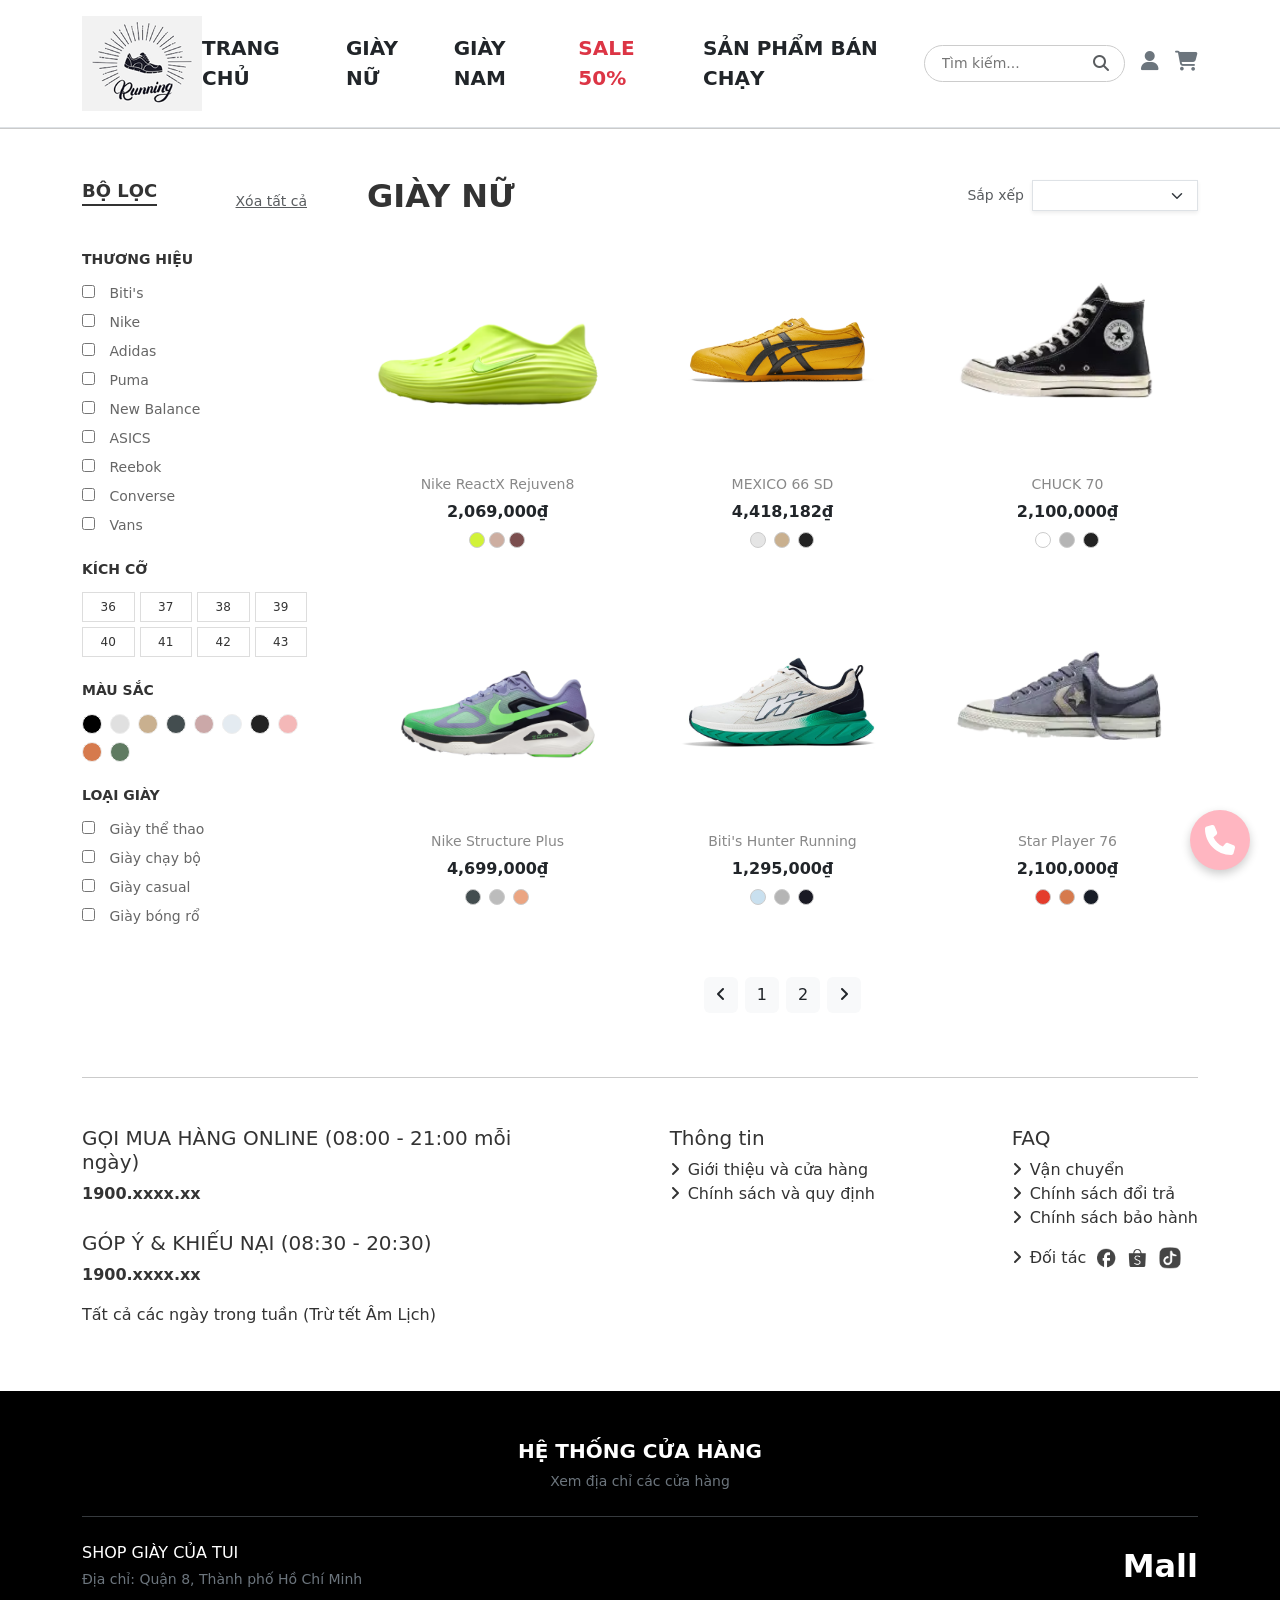
<file: Web bán giày/giaynam.html>
<!DOCTYPE html>
<html lang="vi">

<head>
    <meta charset="UTF-8">
    <meta name="viewport" content="width=device-width, initial-scale=1.0">
    <title>Danh mục Giày Nam</title>
    <link rel="stylesheet" href="https://cdnjs.cloudflare.com/ajax/libs/font-awesome/6.4.0/css/all.min.css">
    <link href="https://cdn.jsdelivr.net/npm/bootstrap@5.3.3/dist/css/bootstrap.min.css" rel="stylesheet">

    <style>
        body {
            font-family: system-ui, -apple-system, sans-serif;
            color: #333;
        }

        a {
            text-decoration: none;
            color: inherit;
        }

        /* HEADER */
        .logo img {
            width: 120px;
            object-fit: contain;
        }

        .nav-menu .top-nav a,
        .nav-menu .bottom-nav a {
            font-size: 18px;
            font-weight: 500;
            text-transform: uppercase;
        }

        .search-box {
            border: 1px solid #ccc;
            border-radius: 20px;
            padding: 5px 15px;
            width: 180px;
        }

        .search-box input {
            border: none;
            outline: none;
            width: 100%;
            font-size: 14px;
        }

        /* SIDEBAR BỘ LỌC */
        .filter-title {
            font-size: 18px;
            font-weight: bold;
            text-transform: uppercase;
            margin-bottom: 20px;
            border-bottom: 2px solid #333;
            display: inline-block;
        }

        .filter-section h6 {
            font-size: 14px;
            font-weight: bold;
            text-transform: uppercase;
            margin: 25px 0 15px;
        }

        .filter-list {
            list-style: none;
            padding: 0;
            font-size: 14px;
            color: #666;
        }

        .filter-list li {
            margin-bottom: 8px;
            cursor: pointer;
        }

        .filter-list input {
            margin-right: 10px;
        }

        /* Size Grid */
        .size-grid {
            display: grid;
            grid-template-columns: repeat(4, 1fr);
            gap: 5px;
        }

        .size-item {
            border: 1px solid #ddd;
            padding: 5px;
            text-align: center;
            font-size: 12px;
            cursor: pointer;
        }

        .size-item:hover {
            border-color: #333;
        }

        /* Color Dots */
        .color-filter-dots {
            display: flex;
            gap: 8px;
            flex-wrap: wrap;
        }

        .color-dot {
            width: 20px;
            height: 20px;
            border-radius: 50%;
            border: 1px solid #eee;
            cursor: pointer;
        }

        /* PRODUCT LIST */
        .category-title {
            font-size: 32px;
            font-weight: bold;
            text-transform: uppercase;
            margin-bottom: 30px;
        }

        .product-card .img-wrapper {
            width: 100%;
            height: 220px;
            display: flex;
            align-items: center;
            justify-content: center;
            margin-bottom: 15px;
        }

        .product-card .img-wrapper img {
            max-width: 100%;
            max-height: 100%;
            object-fit: contain;
        }

        .product-name {
            font-size: 14px;
            color: #888;
            margin-bottom: 5px;
        }

        .product-price {
            font-size: 16px;
            font-weight: bold;
        }

        .product-card .color-dots .color-dot {
            width: 16px;
            height: 16px;
            border-radius: 50%;
            border: 1px solid #ccc;
            cursor: pointer;
            transition: transform 0.2s;
        }

        .product-card .color-dots .color-dot:hover {
            transform: scale(1.2);
        }

        .social-row img {
            width: 24px;
            height: 24px;
            object-fit: contain;
            cursor: pointer;
        }

        /* FOOTER */
        .footer-black {
            background: #000;
            color: #fff;
            padding: 40px 0;
        }

        .footer-white {
            font-size: 13px;
            color: #666;
        }

        /* NÚT FLOAT */
        .floating-btn {
            position: fixed;
            bottom: 30px;
            right: 30px;
            width: 60px;
            height: 60px;
            background-color: #ffb6c1;
            border-radius: 50%;
            display: flex;
            align-items: center;
            justify-content: center;
            box-shadow: 0 4px 10px rgba(0, 0, 0, 0.2);
            cursor: pointer;
            z-index: 999;
            transition: 0.3s;
        }

        .floating-btn:hover {
            background-color: #ff9fb0;
        }

        .floating-btn svg {
            width: 30px;
            height: 30px;
            fill: #fff;
        }

        /* RESPONSIVE */
        @media (max-width: 767.98px) {

            header.container {
                flex-direction: column !important;
                /* Xếp dọc các phần tử */
                gap: 15px;
                text-align: center;
            }

            .nav-menu {
                padding-left: 0 !important;
                /* Bỏ khoảng trống bên trái */
            }

            .nav-menu .top-nav {
                flex-wrap: wrap;
                /* Cho phép rớt dòng nếu menu quá dài */
                justify-content: center;
                gap: 15px !important;
                font-size: 16px !important;
            }

            .nav-menu .bottom-nav {
                font-size: 16px !important;
            }

            .search-box {
                width: 100% !important;
                /* Ô tìm kiếm tràn viền điện thoại */
            }

            .banner {
                height: 250px !important;
                /* Thu nhỏ chiều cao banner */
            }

            .category-title,
            .section-title {
                font-size: 24px !important;
                /* Chữ tiêu đề nhỏ lại */
            }

            .product-card .img-wrapper {
                height: 140px !important;
                /* Ảnh sản phẩm lùn xuống cho vừa màn hình nhỏ */
            }

            .product-name {
                font-size: 13px !important;
            }

            .product-price {
                font-size: 14px !important;
            }

            /*Form */
            .login-box,
            .account-banner {
                padding: 40px 20px !important;
            }

            .login-box h1 {
                font-size: 28px !important;
            }

            .benefits-box {
                padding-left: 0 !important;
                border-left: none !important;
                border-top: 1px solid #ddd;
                padding-top: 30px;
                margin-top: 20px;
            }

            .footer-col {
                text-align: center;
                margin-bottom: 30px !important;
            }

            .social-row {
                justify-content: center !important;
            }

            .footer-black-bottom {
                flex-direction: column;
                text-align: center !important;
                gap: 20px;
            }

            .mall-section {
                justify-content: center !important;
            }
        }

        @media (max-width: 575.98px) {
            .nav-menu .top-nav {
                flex-direction: column;
                gap: 10px !important;
            }
        }
    </style>
</head>

<body>

    <header class="navbar navbar-expand-lg navbar-light bg-white border-bottom py-3 sticky-top">
        <div class="container align-items-center">
            <button class="navbar-toggler shadow-none border-0 pe-2" type="button" data-bs-toggle="offcanvas"
                data-bs-target="#offcanvasMenu" aria-controls="offcanvasMenu" aria-label="Toggle navigation">
                <span class="navbar-toggler-icon"></span>
            </button>

            <a class="navbar-brand logo p-0 m-0 mx-auto mx-lg-0" href="index.html">
                <img src="Image/Logo.png" alt="Logo" style="width: 120px; object-fit: contain;">
            </a>

            <div class="offcanvas offcanvas-start" tabindex="-1" id="offcanvasMenu"
                aria-labelledby="offcanvasMenuLabel">

                <div class="offcanvas-header border-bottom d-lg-none">
                    <img src="Image/Logo.png" alt="Logo" style="width: 100px;">
                    <button type="button" class="btn-close shadow-none" data-bs-dismiss="offcanvas"
                        aria-label="Close"></button>
                </div>

                <div class="offcanvas-body">
                    <div
                        class="nav-menu d-flex flex-column flex-lg-row gap-3 gap-lg-4 flex-grow-1 justify-content-center align-items-start align-items-lg-center w-100">
                        <div class="d-flex flex-column flex-lg-row gap-3 gap-lg-4 fs-5 text-uppercase fw-semibold">
                            <a href="index.html" class="nav-link">TRANG CHỦ</a>

                            <a href="giaynu.html" class="nav-link">GIÀY NỮ</a>
                            <a href="giaynam.html" class="nav-link">GIÀY NAM</a>
                            <a href="sale.html" class="nav-link text-danger">SALE 50%</a>
                            <a href="banchay.html" class="nav-link">SẢN PHẨM BÁN CHẠY</a>
                        </div>
                    </div>
                </div>
            </div>

            <div class="d-flex align-items-center gap-3">
                <div class="search-box d-none d-md-flex align-items-center w-auto"
                    style="border: 1px solid #ccc; border-radius: 20px; padding: 6px 15px; width: 180px;">
                    <input type="text" placeholder="Tìm kiếm..." class="w-100"
                        style="border: none; outline: none; font-size: 14px;">
                    <i class="fa fa-search text-muted"></i>
                </div>

                <a href="login.html" class="text-secondary"><i class="fa fa-user fs-5 icon-action" title="User"></i></a>
                <a href="cart.html" class="text-secondary"><i class="fa fa-shopping-cart fs-5 icon-action"
                        title="Cart"></i></a>
            </div>
        </div>
    </header>

    <hr class="m-0 opacity-10">

    <main class="container my-5">
        <div class="row">

            <aside class="col-lg-3 pe-lg-5">
                <div class="d-flex justify-content-between align-items-center mb-2">
                    <span class="filter-title">BỘ LỌC</span>
                    <a href="#" id="clear-all-filters" class="text-muted small text-decoration-underline">Xóa tất cả</a>
                </div>

                <div class="filter-section">
                    <h6>Thương hiệu</h6>
                    <ul class="filter-list">
                        <li><input type="checkbox" value="bitis"> Biti's</li>
                        <li><input type="checkbox" value="nike"> Nike</li>
                        <li><input type="checkbox" value="adidas"> Adidas</li>
                        <li><input type="checkbox" value="puma"> Puma</li>
                        <li><input type="checkbox" value="new-balance"> New Balance</li>
                        <li><input type="checkbox" value="asics"> ASICS</li>
                        <li><input type="checkbox" value="reebok"> Reebok</li>
                        <li><input type="checkbox" value="converse"> Converse</li>
                        <li><input type="checkbox" value="vans"> Vans</li>
                    </ul>
                </div>

                <div class="filter-section">
                    <h6>Kích cỡ</h6>
                    <div class="size-grid">
                        <div class="size-item">36</div>
                        <div class="size-item">37</div>
                        <div class="size-item">38</div>
                        <div class="size-item">39</div>
                        <div class="size-item">40</div>
                        <div class="size-item">41</div>
                        <div class="size-item">42</div>
                        <div class="size-item">43</div>
                    </div>
                </div>

                <div class="filter-section">
                    <h6>Màu sắc</h6>
                    <div class="color-filter-dots">
                        <div class="color-dot" style="background: #000;" data-color="black"></div>
                        <div class="color-dot" style="background: #e0e0e0;" data-color="light-gray"></div>
                        <div class="color-dot" style="background: #c9b08f;" data-color="beige"></div>
                        <div class="color-dot" style="background: #434d4f;" data-color="dark-gray"></div>
                        <div class="color-dot" style="background: #cba8a8;" data-color="light-pink"></div>
                        <div class="color-dot" style="background: #e4ebf1;" data-color="light-blue"></div>
                        <div class="color-dot" style="background: #222;" data-color="dark"></div>
                        <div class="color-dot" style="background: #f4b8b8;" data-color="light-pink"></div>
                        <div class="color-dot" style="background: #d67a4d;" data-color="orange"></div>
                        <div class="color-dot" style="background: #5f7a61;" data-color="green"></div>
                    </div>
                </div>
                <div class="filter-section">
                    <h6>Loại giày</h6>
                    <ul class="filter-list">
                        <li><input type="checkbox" value="the-thao"> Giày thể thao</li>
                        <li><input type="checkbox" value="chay-bo"> Giày chạy bộ</li>
                        <li><input type="checkbox" value="casual"> Giày casual</li>
                        <li><input type="checkbox" value="bong-ro"> Giày bóng rổ</li>
                    </ul>
                </div>
            </aside>

            <section class="col-lg-9">
                <div class="d-flex justify-content-between align-items-center mb-4">
                    <h1 class="category-title m-0">GIÀY NỮ</h1>
                    <div class="d-flex align-items-center gap-2">
                        <span class="text-muted small">Sắp xếp</span>
                        <select id="sort-select" class="form-select form-select-sm w-auto text-muted shadow-sm"
                            style="cursor:pointer; border-radius: 0;">
                            <option></option>
                            <option value="default">Mới nhất</option>
                            <option value="price-asc">Giá thấp đến cao</option>
                            <option value="price-desc">Giá cao đến thấp</option>
                        </select>
                    </div>
                </div>

                <div class="row g-4" id="product-list">
                    <div class="col-md-4 col-6 mb-4 product-item" data-brand="nike"
                        data-color="green light-pink dark-gray" data-type="the-thao" data-size="39 40 41 42"
                        data-price="2069000" data-order="1">
                        <div class="card product-card border-0 text-center">
                            <div class="img-wrapper"><img src="Image/nikereact 8.png" alt=""></div>
                            <div class="product-name">Nike ReactX Rejuven8</div>
                            <div class="product-price">2,069,000₫</div>
                            <div class="color-dots d-flex justify-content-center gap-1 mt-2">
                                <div class="color-dot" style="background-color: #d1f238;" title="Xanh Neon"></div>
                                <div class="color-dot" style="background-color: #cdaea1;" title="Hồng Đất"></div>
                                <div class="color-dot" style="background-color: #7b4e4e;" title="Đỏ Đô"></div>
                            </div>
                        </div>
                    </div>

                    <div class="col-md-4 col-6 mb-4 product-item" data-brand="asics" data-color="light-gray beige dark"
                        data-type="casual" data-size="39 40 41 42" data-price="4418182" data-order="2">
                        <div class="card product-card border-0 text-center">
                            <div class="img-wrapper"><img src="Image/MEXICO 66 SD.webp" alt=""></div>
                            <div class="product-name">MEXICO 66 SD</div>
                            <div class="product-price">4,418,182₫</div>
                            <div class="color-dots d-flex justify-content-center gap-2 mt-2">
                                <div class="color-dot" style="background-color: #e5e5e5;" title="Xám Nhạt"></div>
                                <div class="color-dot" style="background-color: #c9b08f;" title="Nâu Vàng"></div>
                                <div class="color-dot" style="background-color: #222222;" title="Đen"></div>
                            </div>
                        </div>
                    </div>

                    <div class="col-md-4 col-6 mb-4 product-item" data-brand="converse" data-color="light-gray black"
                        data-type="casual" data-size="39 40 41 42" data-price="2100000" data-order="3">
                        <div class="card product-card border-0 text-center">
                            <div class="img-wrapper"><img src="Image/chunk70.png" alt=""></div>
                            <div class="product-name">CHUCK 70</div>
                            <div class="product-price">2,100,000₫</div>
                            <div class="color-dots d-flex justify-content-center gap-2 mt-2">
                                <div class="color-dot" style="background-color: #ffffff;" title="Trắng"></div>
                                <div class="color-dot" style="background-color: #b5b5b5;" title="Xám"></div>
                                <div class="color-dot" style="background-color: #222222;" title="Đen"></div>
                            </div>
                        </div>
                    </div>

                    <div class="col-md-4 col-6 mb-4 product-item" data-brand="nike"
                        data-color="dark-gray light-gray orange" data-type="the-thao chay-bo" data-size="39 40 41 42"
                        data-price="4699000" data-order="4">
                        <div class="card product-card border-0 text-center">
                            <div class="img-wrapper"><img src="Image/nike plus.png" alt=""></div>
                            <div class="product-name">Nike Structure Plus</div>
                            <div class="product-price">4,699,000₫</div>
                            <div class="color-dots d-flex justify-content-center gap-2 mt-2">
                                <div class="color-dot" style="background-color: #434d4f;" title="Xanh Đen"></div>
                                <div class="color-dot" style="background-color: #bcbcbc;" title="Xám"></div>
                                <div class="color-dot" style="background-color: #eba582;" title="Cam Đào"></div>
                            </div>
                        </div>
                    </div>

                    <div class="col-md-4 col-6 mb-4 product-item" data-brand="bitis"
                        data-color="light-blue light-gray dark" data-type="the-thao chay-bo" data-size="39 40 41 42"
                        data-price="1295000" data-order="5">
                        <div class="card product-card border-0 text-center">
                            <div class="img-wrapper"><img src="Image/Bitis Running Nam.jpg" alt=""></div>
                            <div class="product-name">Biti's Hunter Running</div>
                            <div class="product-price">1,295,000₫</div>
                            <div class="color-dots d-flex justify-content-center gap-2 mt-2">
                                <div class="color-dot" style="background-color: #c9e0ef;" title="Xanh Nhạt"></div>
                                <div class="color-dot" style="background-color: #b5b5b5;" title="Xám"></div>
                                <div class="color-dot" style="background-color: #1a1a24;" title="Đen"></div>
                            </div>
                        </div>
                    </div>

                    <div class="col-md-4 col-6 mb-4 product-item" data-brand="converse" data-color="orange dark"
                        data-type="casual" data-size="39 40 41 42" data-price="2100000" data-order="6">
                        <div class="card product-card border-0 text-center">
                            <div class="img-wrapper"><img src="Image/slay.png" alt=""></div>
                            <div class="product-name">Star Player 76</div>
                            <div class="product-price">2,100,000₫</div>
                            <div class="color-dots d-flex justify-content-center gap-2 mt-2">
                                <div class="color-dot" style="background-color: #e43c2c;" title="Đỏ"></div>
                                <div class="color-dot" style="background-color: #d67a4d;" title="Cam Đất"></div>
                                <div class="color-dot" style="background-color: #171c26;" title="Xanh Navy"></div>
                            </div>
                        </div>
                    </div>
                </div>

                <nav class="mt-5">
                    <ul class="pagination justify-content-center border-0">
                        <li class="page-item mx-1"><a class="page-link rounded border-0 bg-light text-dark" href="#"><i
                                    class="fa fa-angle-left"></i></a></li>
                        <li class="page-item mx-1"><a class="page-link rounded border-0 bg-light text-dark"
                                href="#">1</a></li>
                        <li class="page-item mx-1"><a class="page-link rounded border-0 bg-light text-dark"
                                href="#">2</a></li>
                        <li class="page-item mx-1"><a class="page-link rounded border-0 bg-light text-dark" href="#"><i
                                    class="fa fa-angle-right"></i></a></li>
                    </ul>
                </nav>
            </section>
        </div>
    </main>

    <div class="container pb-4">
        <hr class="divider mb-5">
        <div class="row justify-content-between">
            <div class="col-md-5 footer-col mb-4">
                <h5>GỌI MUA HÀNG ONLINE (08:00 - 21:00 mỗi ngày)</h5>
                <p><strong>1900.xxxx.xx</strong></p>
                <h5 style="margin-top: 25px;">GÓP Ý & KHIẾU NẠI (08:30 - 20:30)</h4>
                    <p><strong>1900.xxxx.xx</strong></p>
                    <p>Tất cả các ngày trong tuần (Trừ tết Âm Lịch)</p>
            </div>
            <div class="col-md-auto footer-col mb-4">
                <h5>Thông tin</h5>
                <ul class="list-unstyled">
                    <li><i class="fa fa-angle-right me-2"></i>Giới thiệu và cửa hàng</li>
                    <li><i class="fa fa-angle-right me-2"></i>Chính sách và quy định</li>
                </ul>
            </div>
            <div class="col-md-auto footer-col mb-4">
                <h5>FAQ</h5>
                <ul class="list-unstyled">
                    <li><i class="fa fa-angle-right me-2"></i>Vận chuyển</li>
                    <li><i class="fa fa-angle-right me-2"></i>Chính sách đổi trả</li>
                    <li><i class="fa fa-angle-right me-2"></i>Chính sách bảo hành</li>
                    <li class="mt-3">
                        <div class="social-row d-flex align-items-center gap-2">
                            <span><i class="fa fa-angle-right me-2"></i>Đối tác</span>
                            <img src="Image/fb.png" alt="FB">
                            <img src="Image/shoppe.png" alt="Shopee">
                            <img src="Image/tiktok.png" alt="Tiktok">
                        </div>
                    </li>
                </ul>
            </div>
        </div>
    </div>

    <footer class="bg-black text-white py-5">
        <div class="container text-center">
            <h3 class="fs-5 fw-semibold mb-2">HỆ THỐNG CỬA HÀNG</h3>
            <p class="text-secondary small mb-4">Xem địa chỉ các cửa hàng</p>
            <hr class="border-secondary opacity-50 mb-4">

            <div class="d-flex flex-column flex-md-row justify-content-between align-items-center text-start">
                <div class="info mb-3 mb-md-0">
                    <p class="text-white fw-medium mb-1">SHOP GIÀY CỦA TUI</p>
                    <p class="text-secondary small mb-0">Địa chỉ: Quận 8, Thành phố Hồ Chí Minh</p>
                </div>
                <div class="mall-section d-flex align-items-center gap-3">
                    <span class="fs-2 fw-bold">Mall</span>
                </div>
            </div>
        </div>
    </footer>

    <div class="floating-btn">
        <svg xmlns="http://www.w3.org/2000/svg" viewBox="0 0 512 512">
            <path
                d="M164.9 24.6c-7.7-18.6-28-28.5-47.4-23.2l-88 24C12.1 30.2 0 46 0 64C0 311.4 200.6 512 448 512c18 0 33.8-12.1 38.6-29.5l24-88c5.3-19.4-4.6-39.7-23.2-47.4l-96-40c-16.3-6.8-35.2-2.1-46.3 11.6L304.7 368C234.3 334.7 177.3 277.7 144 207.3L193.3 167c13.7-11.2 18.4-30 11.6-46.3l-40-96z" />
        </svg>
    </div>
    <script src="https://cdn.jsdelivr.net/npm/bootstrap@5.3.3/dist/js/bootstrap.bundle.min.js"></script>
    <script>
        document.addEventListener("DOMContentLoaded", function () {
            const products = document.querySelectorAll('.product-item');

            const filterSections = document.querySelectorAll('.filter-section');

            const brandCheckboxes = filterSections[0].querySelectorAll('input[type="checkbox"]');
            const typeCheckboxes = filterSections[3].querySelectorAll('input[type="checkbox"]');

            const colorDots = document.querySelectorAll('.color-filter-dots .color-dot');
            const sizeItems = document.querySelectorAll('.size-grid .size-item');
            const clearAllBtn = document.getElementById('clear-all-filters');

            function filterProducts() {
                let selectedBrands = Array.from(brandCheckboxes)
                    .filter(cb => cb.checked)
                    .map(cb => cb.value.toLowerCase());

                let selectedTypes = Array.from(typeCheckboxes)
                    .filter(cb => cb.checked)
                    .map(cb => cb.value.toLowerCase());

                let selectedColors = Array.from(colorDots)
                    .filter(dot => dot.classList.contains('active-filter'))
                    .map(dot => dot.getAttribute('data-color'));

                let selectedSizes = Array.from(sizeItems)
                    .filter(item => item.classList.contains('active-filter'))
                    .map(item => item.innerText.trim());

                products.forEach(product => {
                    let productBrand = product.getAttribute('data-brand');
                    let productColors = product.getAttribute('data-color') || "";
                    let productType = product.getAttribute('data-type') || "";
                    let productSize = product.getAttribute('data-size') || "";

                    let brandMatch = selectedBrands.length === 0 || selectedBrands.includes(productBrand);
                    let colorMatch = selectedColors.length === 0 || selectedColors.some(color => productColors.includes(color));
                    let typeMatch = selectedTypes.length === 0 || selectedTypes.some(type => productType.includes(type));

                    let sizeArray = productSize.split(' ');
                    let sizeMatch = selectedSizes.length === 0 || selectedSizes.some(size => sizeArray.includes(size));

                    if (brandMatch && colorMatch && typeMatch && sizeMatch) {
                        product.style.display = 'block';
                    } else {
                        product.style.display = 'none';
                    }
                });
            }

            [...brandCheckboxes, ...typeCheckboxes].forEach(cb => {
                cb.addEventListener('change', filterProducts);
            });

            colorDots.forEach(dot => {
                dot.addEventListener('click', function () {
                    this.classList.toggle('active-filter');
                    filterProducts();
                });
            });
            sizeItems.forEach(item => {
                item.addEventListener('click', function () {
                    this.classList.toggle('active-filter');
                    filterProducts();
                });
            });

            if (clearAllBtn) {
                clearAllBtn.addEventListener('click', function (e) {
                    e.preventDefault();

                    [...brandCheckboxes, ...typeCheckboxes].forEach(cb => cb.checked = false);

                    colorDots.forEach(dot => dot.classList.remove('active-filter'));
                    sizeItems.forEach(item => item.classList.remove('active-filter'));

                    filterProducts();
                });
            }


            const sortSelect = document.getElementById('sort-select');
            const productList = document.getElementById('product-list');

            if (sortSelect && productList) {
                sortSelect.addEventListener('change', function () {
                    let sortType = this.value;
                    let productsArray = Array.from(productList.querySelectorAll('.product-item'));

                    productsArray.sort((a, b) => {
                        let priceA = parseInt(a.getAttribute('data-price'));
                        let priceB = parseInt(b.getAttribute('data-price'));
                        let orderA = parseInt(a.getAttribute('data-order'));
                        let orderB = parseInt(b.getAttribute('data-order'));

                        if (sortType === 'price-asc') {
                            return priceA - priceB;
                        } else if (sortType === 'price-desc') {
                            return priceB - priceA;
                        } else {
                            return orderA - orderB;
                        }
                    });

                    productList.innerHTML = '';
                    productsArray.forEach(product => {
                        productList.appendChild(product);
                    });
                });
            }
        });
    </script>
</body>

</html>
</file>
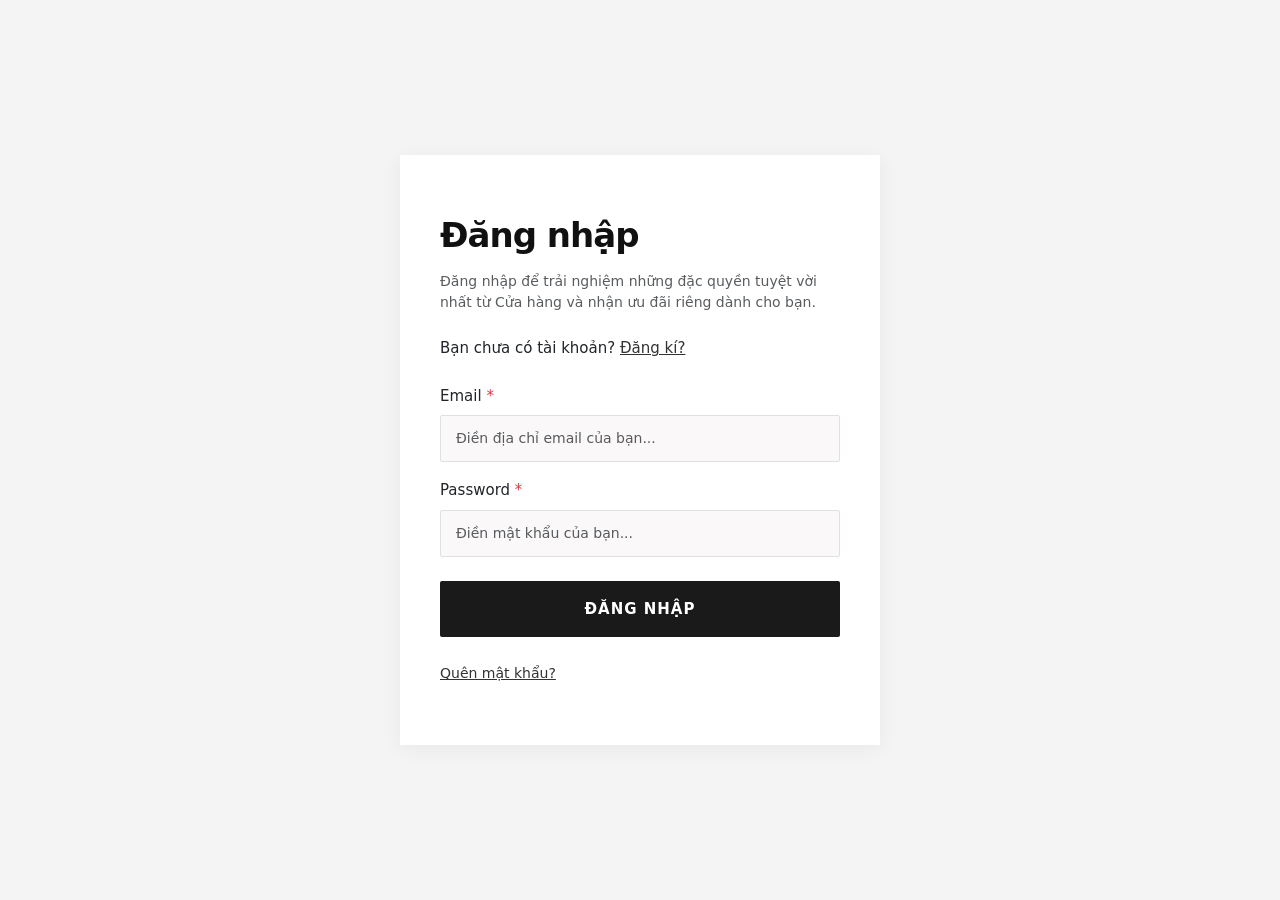
<file: Web bán giày/login.html>
<!DOCTYPE html>
<html lang="vi">
<head>
    <meta charset="UTF-8">
    <meta name="viewport" content="width=device-width, initial-scale=1.0">
    <title>Đăng nhập - Shop Giày</title>
    
    <link href="https://cdn.jsdelivr.net/npm/bootstrap@5.3.3/dist/css/bootstrap.min.css" rel="stylesheet">
    
    <style>
        /* --- CÀI ĐẶT RIÊNG CHO TRANG ĐĂNG NHẬP --- */
        body {
            font-family: system-ui, -apple-system, sans-serif;
            background-color: #f4f4f4; 
            height: 100vh; 
            display: flex;
            align-items: center;
            justify-content: center;
            margin: 0;
        }

        .login-box {
            background-color: #ffffff;
            width: 100%;
            max-width: 480px;
            padding: 60px 40px;
            box-shadow: 0 4px 20px rgba(0,0,0,0.05); 
        }

        .login-box h1 {
            font-size: 34px;
            letter-spacing: -1px;
            color: #111;
        }

        .custom-input {
            background-color: #faf8f8; 
            border: 1px solid #e0e0e0;
            border-radius: 2px;
            padding: 12px 15px;
            font-size: 14px;
        }

        .custom-input:focus {
            background-color: #fff;
            border-color: #333;
            box-shadow: none; 
        }

        .custom-btn {
            background-color: #1a1a1a;
            border-radius: 2px;
            font-size: 15px;
            letter-spacing: 1px;
            transition: 0.3s;
        }

        .custom-btn:hover {
            background-color: #333;
        }
        
        a {
            color: #333;
        }
    </style>
</head>
<body>

    <div class="login-box">
        <h1 class="fw-bold mb-3">Đăng nhập</h1>
        
        <p class="text-muted mb-4 lh-base" style="font-size: 14px;">
            Đăng nhập để trải nghiệm những đặc quyền tuyệt vời nhất từ Cửa hàng và nhận ưu đãi riêng dành cho bạn.
        </p>

        <p class="mb-4" style="font-size: 15px;">
            Bạn chưa có tài khoản? <a href="dangki.html" class="text-decoration-underline">Đăng kí?</a>
        </p>

        <form>
            <div class="mb-3">
                <label for="email" class="form-label fw-medium" style="font-size: 15px;">Email <span class="text-danger">*</span></label>
                <input type="email" class="form-control custom-input" id="email" placeholder="Điền địa chỉ email của bạn...">
            </div>
            
            <div class="mb-4">
                <label for="password" class="form-label fw-medium" style="font-size: 15px;">Password <span class="text-danger">*</span></label>
                <input type="password" class="form-control custom-input" id="password" placeholder="Điền mật khẩu của bạn...">
            </div>

            <button type="submit" class="btn text-white w-100 py-3 fw-bold mb-4 custom-btn">ĐĂNG NHẬP</button>

            <a href="quenmatkhau.html" class="text-decoration-underline" style="font-size: 14px;">Quên mật khẩu?</a>
        </form>
    </div>

</body>
</html>
</file>
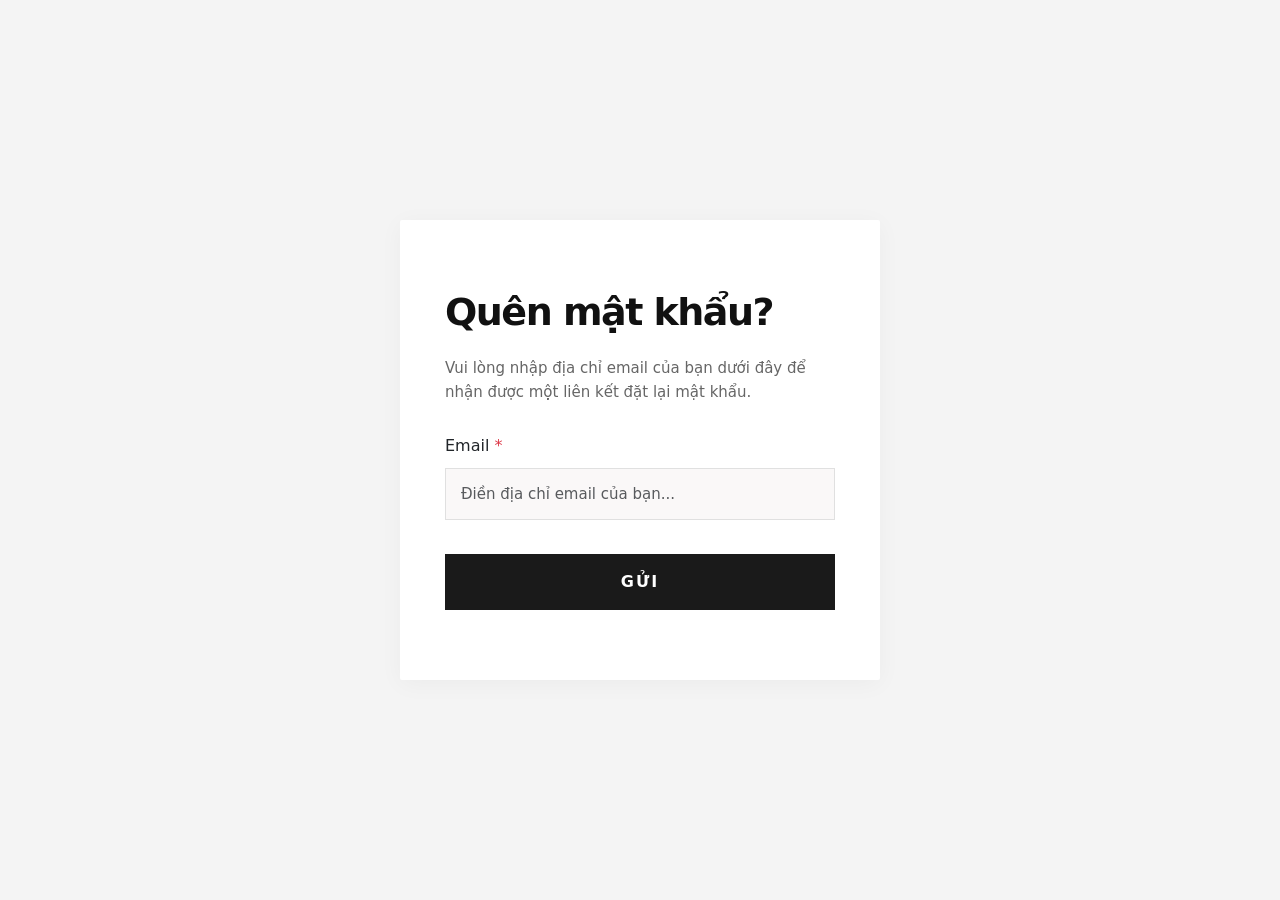
<file: Web bán giày/quenmatkhau.html>
<!DOCTYPE html>
<html lang="vi">
<head>
    <meta charset="UTF-8">
    <meta name="viewport" content="width=device-width, initial-scale=1.0">
    <title>Quên mật khẩu - Shop Giày</title>
    
    <link href="https://cdn.jsdelivr.net/npm/bootstrap@5.3.3/dist/css/bootstrap.min.css" rel="stylesheet">
    
    <style>
        body {
            font-family: system-ui, -apple-system, sans-serif;
            background-color: #f4f4f4; 
            height: 100vh;
            display: flex;
            align-items: center;
            justify-content: center;
            margin: 0;
        }

        .login-box {
            background-color: #ffffff;
            width: 100%;
            max-width: 480px; 
            padding: 70px 45px;
            box-shadow: 0 4px 25px rgba(0,0,0,0.04);
            border-radius: 2px;
        }

        .login-box h1 {
            font-size: 38px;
            letter-spacing: -1.5px;
            color: #111;
            margin-bottom: 20px;
        }

        .login-box p {
            font-size: 15px;
            line-height: 1.6;
            color: #666;
            margin-bottom: 30px;
        }

        .custom-input {
            background-color: #faf8f8; 
            border: 1px solid #e0e0e0;
            border-radius: 0px;
            padding: 14px 15px;
            font-size: 15px;
        }

        .custom-input:focus {
            background-color: #fff;
            border-color: #333;
            box-shadow: none;
        }

        .form-label {
            font-size: 16px;
            font-weight: 500;
            margin-bottom: 10px;
        }

        .custom-btn {
            background-color: #1a1a1a;
            color: white;
            border: none;
            border-radius: 0px;
            font-size: 16px;
            font-weight: bold;
            letter-spacing: 2px;
            padding: 16px 0;
            transition: 0.3s;
            margin-top: 10px;
        }

        .custom-btn:hover {
            background-color: #333;
            color: white;
        }

        
    </style>
</head>
<body>

    <div class="login-box">
        <h1 class="fw-bold">Quên mật khẩu?</h1>
        
        <p>
            Vui lòng nhập địa chỉ email của bạn dưới đây để nhận được một liên kết đặt lại mật khẩu.
        </p>

        <form>
            <div class="mb-4">
                <label for="email" class="form-label">Email <span class="text-danger">*</span></label>
                <input type="email" class="form-control custom-input" id="email" placeholder="Điền địa chỉ email của bạn...">
            </div>

            <button type="submit" class="btn custom-btn w-100">GỬI</button>
        </form>
    </div>

</body>
</html>
</file>
